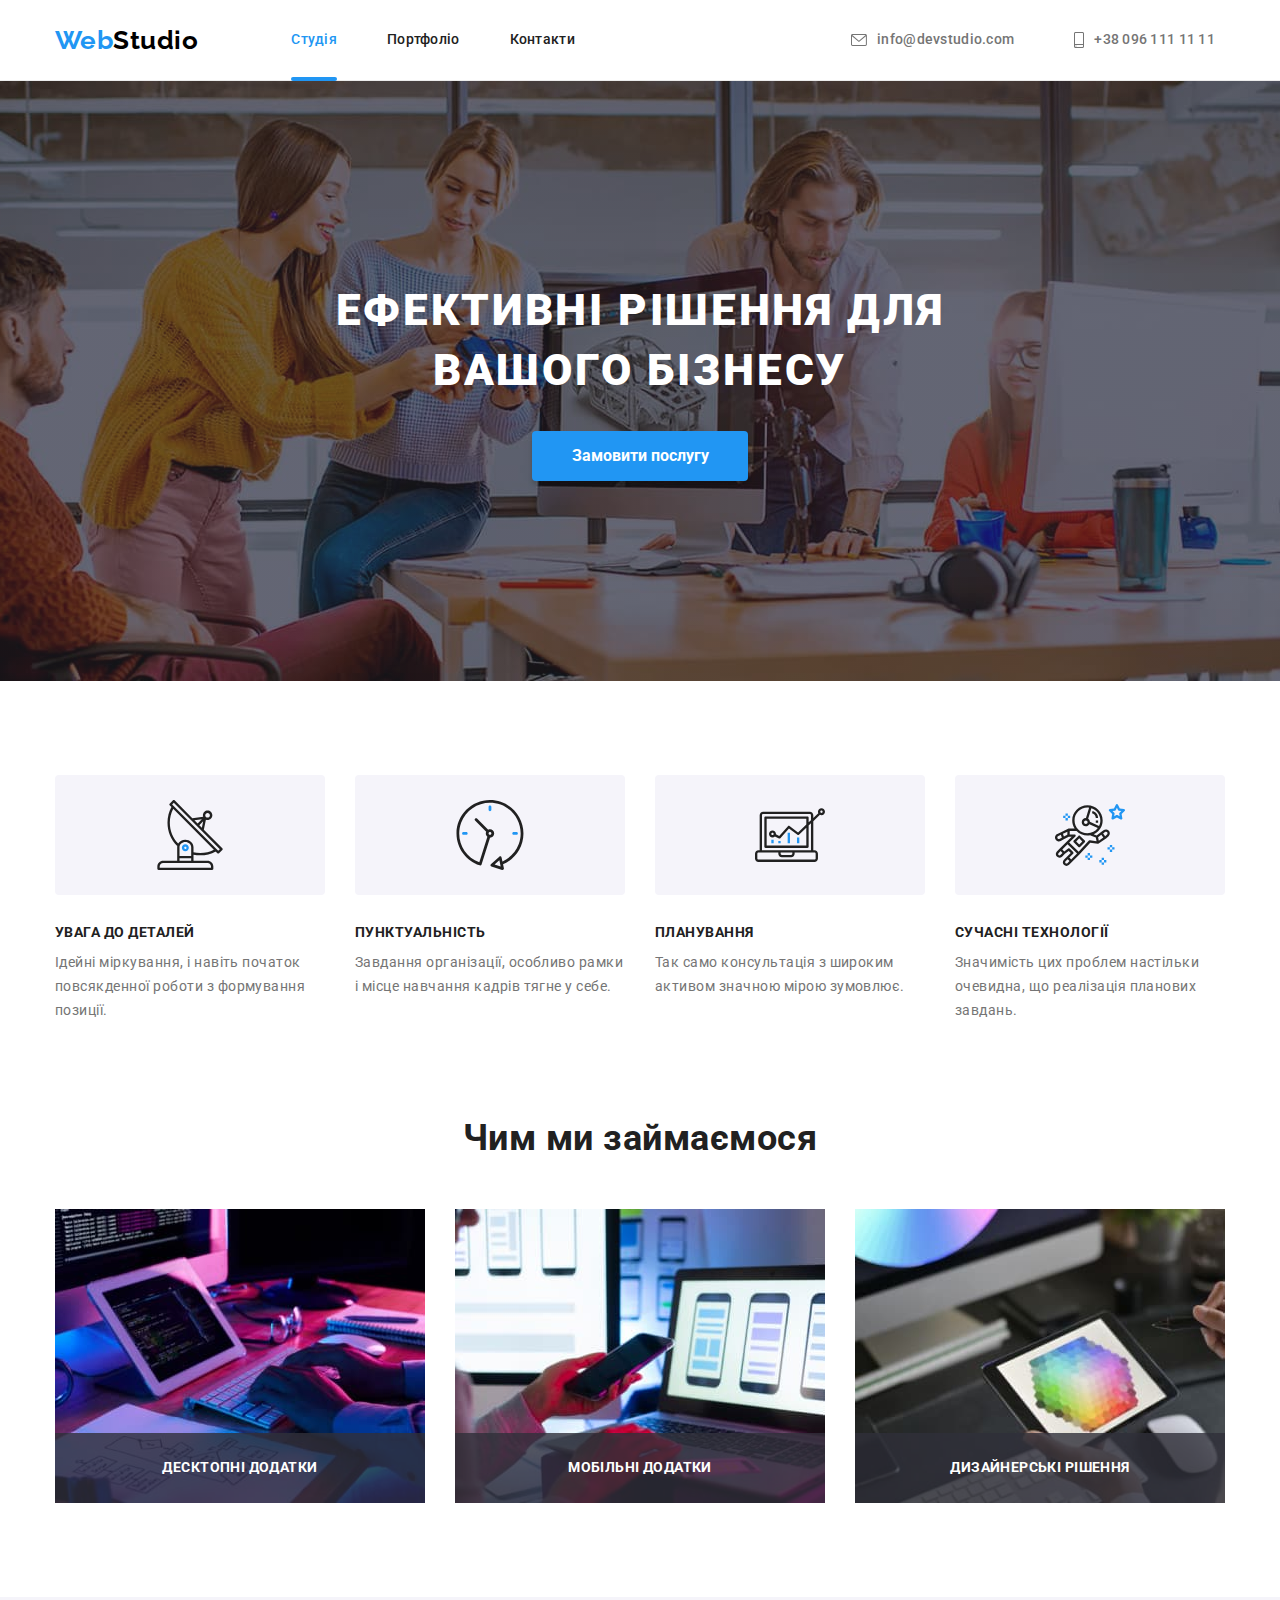
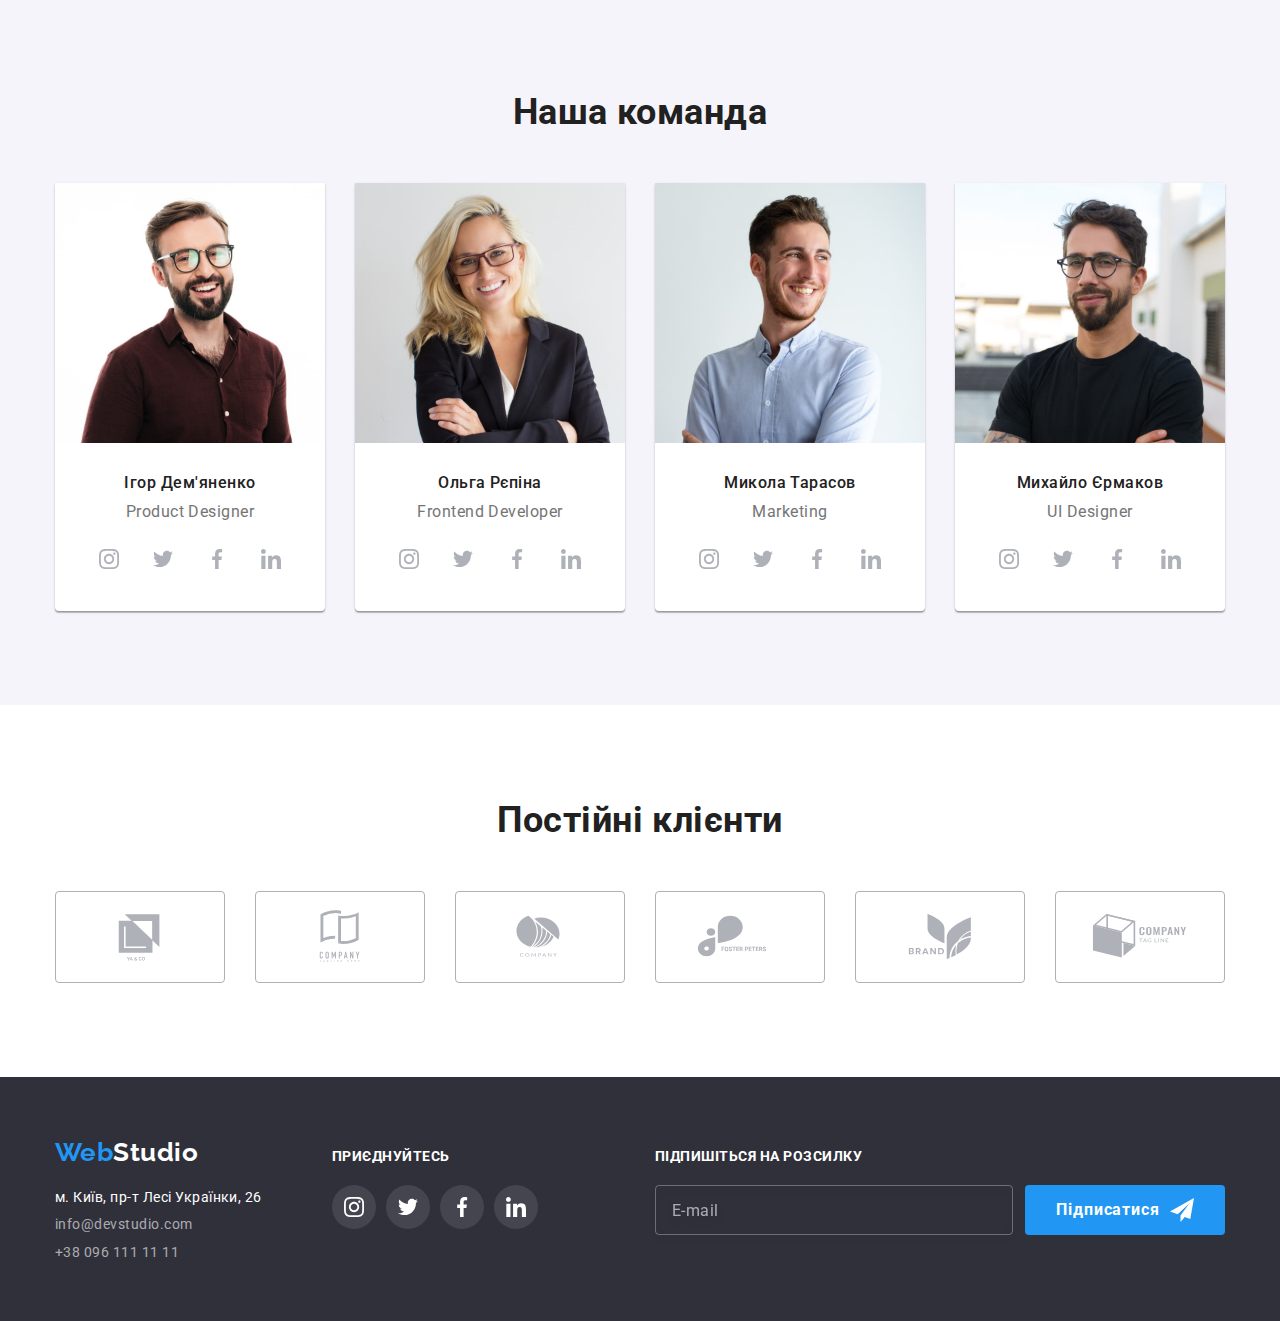
<file: index.html>
<!DOCTYPE html>
<html lang="uk">
<head>
    <meta charset="UTF-8">
    <meta http-equiv="X-UA-Compatible" content="IE=edge">
    <meta name="viewport" content="width=device-width, initial-scale=1.0">
    <title>Document</title>
    <link rel="preconnect" href="https://fonts.googleapis.com">
    <link rel="preconnect" href="https://fonts.gstatic.com">
    <link rel="preconnect" href="https://fonts.gstatic.com" crossorigin>
    <link href="https://fonts.googleapis.com/css2?family=Raleway:wght@700&family=Roboto:wght@400;500;700;900&display=swap"
        rel="stylesheet">
    <link rel="stylesheet" href="https://cdnjs.cloudflare.com/ajax/libs/modern-normalize/1.1.0/modern-normalize.min.css">
    <link rel="stylesheet" href="./css/styles.css">
</head>
<body>
    <!--Шапка сайта-->
    <header class="header">
        <div class="container main-nav">
            <nav class="header-nav">
                <a href="./index.html" class="logo-dark"> <span class="logo-blue">Web</span>Studio</a>
                <ul class="header-site-nav list">
                    <li class="item"><a class="header-link current" href="./index.html">Студія</a></li>
                    <li class="item"><a class="header-link" href="./portfolio.html">Портфоліо</a></li>
                    <li class="item"><a class="header-link" href="#">Контакти</a></li>
                </ul>
            </nav>
            <ul class="header-info-nav list">
                <li class="item">
                    <a class="header-info-link" href="mailto:info@devstudio.com">
                        <svg class="mail-link" width="16" height="12">
                            <use href="./images/icons.svg#envelope"></use>
                        </svg>
                        info@devstudio.com</a>
                </li>
                <li class="item">
                    <a class="header-info-link" href="tel:+380961111111">
                        <svg class="phone-link" width="10" height="16">
                            <use href="./images/icons.svg#smartphone"></use>
                        </svg>
                        +38 096 111 11 11</a>
                </li>
            </ul>
        </div>
    </header>
    <!--Унікальний контент-->
    <main>
        <!--Герой-->
        <section class="hero section">
            <div class="container">
            <h1 class="hero-title">Ефективні рішення для вашого бізнесу</h1>
            <button data-modal-open  type="button" class="button">Замовити послугу</button>
            </div>
        </section>
        <!--Чим ми займаємось-->
        <section class="features section"> 
            <div class="container">
            <h2 class="features-title visually-hidden">Наші особливості</h2>
            <ul class="feature-list list">
                <li class="item">
                    <div class="item-bg">
                        <svg class="feature-icon">
                            <use href="./images/icons.svg#antenna_1" ></use>
                        </svg>
                    </div>
                    <h3 class="title">Увага до деталей</h3> 
                    <p class="text">Ідейні міркування, і навіть початок повсякденної роботи з формування позиції.</p>
                </li>
                <li class="item ">
                    <div class="item-bg">
                        <svg class="feature-icon">
                            <use href="./images/icons.svg#clock_1"></use>
                        </svg>
                    </div>
                    <h3 class="title">Пунктуальність</h3>
                    <p class="text">Завдання організації, особливо рамки і місце навчання кадрів тягне у себе.</p>
                </li>
                <li class="item ">
                    <div class="item-bg">
                        <svg class="feature-icon">
                            <use href="./images/icons.svg#diagram_1"></use>
                        </svg>
                    </div>
                    <h3 class="title">Планування</h3>
                    <p class="text">Так само консультація з широким активом значною мірою зумовлює.</p>
                </li>
                <li class="item ">
                    <div class="item-bg">
                        <svg class="feature-icon">
                            <use href="./images/icons.svg#astronaut_1"></use>
                        </svg>
                    </div>
                    <h3 class="title">Сучасні технології</h3>
                    <p class="text">Значимість цих проблем настільки очевидна, що реалізація планових завдань.</p>
                </li>
            </ul>
            </div>
        </section>
        <section class="work section">
            <div class="container">
            <h2 class="work-title">Чим ми займаємося</h2>
            <ul class="list work-list">
                <li class="item"><img src="./images/img1.jpg" alt="Людина працює за комп'ютером" width="370">
                <div class="work-img-bg-for-text"><p class="work-text">Десктопні додатки</p></div></li>
                <li class="item"><img src="./images/img2.jpg" alt="Людина обирає макет для мобільної версії" width="370">
                <div class="work-img-bg-for-text"><p class="work-text">Мобільні додатки</p></div></li>
                <li class="item"><img src="./images/img3.jpg" alt="Людина обирає колір" width="370">
                <div class="work-img-bg-for-text"><p class="work-text">Дизайнерські рішення</p></div></li>
            </ul>
            </div>
        </section>
        <!--Наша команда-->
        <section class="team section">
            <div class="container">
            <h2 class="team-title">Наша команда</h2>
            <ul class="list team-list">  
                <li class="team-card">
                    <img src="./images/team_card_1.jpg" alt="Ігор Дем'яненко"  width="270">
                    <div class="team-card-bottom-part" >
                        <h3 class="title">Ігор Дем'яненко</h3>
                        <p class="team-position">Product Designer</p>
                        <ul class="team-list-link list">
                            <li>
                                <a href="#" class="team-list-item-link">
                                    <svg class="link-icon">
                                        <use href="./images/icons.svg#instagram-2"></use>
                                    </svg>
                                </a>
                            </li>
                            <li>
                                <a href="#" class="team-list-item-link">
                                    <svg class="link-icon">
                                        <use href="./images/icons.svg#twitter-1"></use>
                                    </svg>
                                </a>
                            </li>
                            <li>
                                <a href="#" class="team-list-item-link">
                                    <svg class="link-icon">
                                        <use href="./images/icons.svg#facebook-1"></use>
                                    </svg>
                                </a>
                            </li>
                            <li>
                                <a href="#" class="team-list-item-link">
                                    <svg class="link-icon">
                                        <use href="./images/icons.svg#linkedin-1"></use>
                                    </svg>
                                </a>
                            </li>
                        </ul>
                    </div>
                </li>
                <li class="team-card">
                    <img src="./images/team_card_2.jpg" alt="Ольга Рєпіна" width="270">
                    <div class="team-card-bottom-part">
                        <h3 class="title">Ольга Рєпіна</h3>
                        <p class="team-position">Frontend Developer</p>
                        <ul class="team-list-link list">
                            <li>
                                <a href="#" class="team-list-item-link">
                                    <svg class="link-icon">
                                        <use href="./images/icons.svg#instagram-2"></use>
                                    </svg>
                                </a>
                            </li>
                            <li>
                                <a href="#" class="team-list-item-link">
                                    <svg class="link-icon">
                                        <use href="./images/icons.svg#twitter-1"></use>
                                    </svg>
                                </a>
                            </li>
                            <li>
                                <a href="#" class="team-list-item-link">
                                    <svg class="link-icon">
                                        <use href="./images/icons.svg#facebook-1"></use>
                                    </svg>
                                </a>
                            </li>
                            <li>
                                <a href="#" class="team-list-item-link">
                                    <svg class="link-icon">
                                        <use href="./images/icons.svg#linkedin-1"></use>
                                    </svg>
                                </a>
                            </li>
                        </ul>
                    </div>
                </li>
                <li class="team-card">
                    <img src="./images/team_card_3.jpg" alt="Микола Тарасов" width="270">
                    <div class="team-card-bottom-part">
                        <h3 class="title">Микола Тарасов</h3>
                        <p class="team-position">Marketing</p>
                        <ul class="team-list-link list">
                            <li>
                                <a href="#" class="team-list-item-link">
                                    <svg class="link-icon">
                                        <use href="./images/icons.svg#instagram-2"></use>
                                    </svg>
                                </a>
                            </li>
                            <li>
                                <a href="#" class="team-list-item-link">
                                    <svg class="link-icon">
                                        <use href="./images/icons.svg#twitter-1"></use>
                                    </svg>
                                </a>
                            </li>
                            <li>
                                <a href="#" class="team-list-item-link">
                                    <svg class="link-icon">
                                        <use href="./images/icons.svg#facebook-1"></use>
                                    </svg>
                                </a>
                            </li>
                            <li>
                                <a href="#" class="team-list-item-link">
                                    <svg class="link-icon">
                                        <use href="./images/icons.svg#linkedin-1"></use>
                                    </svg>
                                </a>
                            </li>
                        </ul>
                    </div>
                </li>
                <li class="team-card">
                    <img src="./images/team_card_4.jpg" alt="Михайло Єрмаков" width="270">
                    <div class="team-card-bottom-part">
                        <h3 class="title">Михайло Єрмаков</h3>
                        <p class="team-position">UI Designer</p>
                        <ul class="team-list-link list">
                            <li>
                                <a href="#" class="team-list-item-link">
                                    <svg class="link-icon">
                                        <use href="./images/icons.svg#instagram-2"></use>
                                    </svg>
                                </a>
                            </li>
                            <li>
                                <a href="#" class="team-list-item-link">
                                    <svg class="link-icon">
                                        <use href="./images/icons.svg#twitter-1"></use>
                                    </svg>
                                </a>
                            </li>
                            <li>
                                <a href="#" class="team-list-item-link">
                                    <svg class="link-icon">
                                        <use href="./images/icons.svg#facebook-1"></use>
                                    </svg>
                                </a>
                            </li>
                            <li>
                                <a href="#" class="team-list-item-link">
                                    <svg class="link-icon">
                                        <use href="./images/icons.svg#linkedin-1"></use>
                                    </svg>
                                </a>
                            </li>
                        </ul>
                    </div>
                </li>
            </ul>
            </div>
        </section> 
        <section class="clients section">
            <div class="container">
                <h2 class="client-title">Постійні клієнти</h2>
                <ul class="client-list-link list">
                    <li class="item">
                        <a href="#" class="client-list-item-link">
                            <svg class="link-icon">
                                <use href="./images/icons.svg#logo1"></use>
                            </svg>
                        </a>
                    </li>
                    <li class="item">
                        <a href="#" class="client-list-item-link">
                            <svg class="link-icon">
                                <use href="./images/icons.svg#logo2"></use>
                            </svg>
                        </a>
                    </li>
                    <li class="item">
                        <a href="#" class="client-list-item-link">
                            <svg class="link-icon">
                                <use href="./images/icons.svg#logo3"></use>
                            </svg>
                        </a>
                    </li>
                    <li class="item">
                        <a href="#" class="client-list-item-link">
                            <svg class="link-icon">
                                <use href="./images/icons.svg#logo4"></use>
                            </svg>
                        </a>
                    </li>
                    <li class="item">
                        <a href="#" class="client-list-item-link">
                            <svg class="link-icon">
                                <use href="./images/icons.svg#logo5"></use>
                            </svg>
                        </a>
                    </li>
                    <li class="item">
                        <a href="#" class="client-list-item-link">
                            <svg class="link-icon">
                                <use href="./images/icons.svg#logo6"></use>
                            </svg>
                        </a>
                    </li>
                </ul>
            </div>
        </section>
    </main>
    <!--Футер-->
    <footer class="footer">
        <div class="container">
            <div class="footer-block">
                <div class="footer-address">
                    <a href="./index.html" class="logo-light"> <span class="logo-blue">Web</span>Studio</a>
                    <address class="address">
                        <ul class="list">
                            <li class="item"><a href="https://goo.gl/maps/CPtrU1FHBa2aNyZL9" target="_blank"
                                    rel="noopener noreferrer nofollow" class="address-link">м. Київ, пр-т Лесі Українки, 26</a></li>
                            <li class="item"><a href="mailto:info@devstudio.com" class="footer-info">info@devstudio.com</a></li>
                            <li class="item"><a href="tel:+380961111111" class="footer-info">+38 096 111 11 11</a></li>
                        </ul>
                    </address>
                </div>
                <div class="footer-link">
                    <p class="footer-link-title">Приєднуйтесь</p>
                    <ul class="footer-list-link list">
                        <li class="item">
                            <a href="#" class="footer-list-item-link">
                                <svg class="link-icon">
                                    <use href="./images/icons.svg#instagram-2f"></use>
                                </svg>
                            </a>
                        </li>
                        <li class="item">
                            <a href="#" class="footer-list-item-link">
                                <svg class="link-icon">
                                    <use href="./images/icons.svg#twitter-1f"></use>
                                </svg>
                            </a>
                        </li>
                        <li class="item">
                            <a href="#" class="footer-list-item-link">
                                <svg class="link-icon">
                                    <use href="./images/icons.svg#facebook-1f"></use>
                                </svg>
                            </a>
                        </li>
                        <li class="item">
                            <a href="#" class="footer-list-item-link">
                                <svg class="link-icon">
                                    <use href="./images/icons.svg#linkedin-1f"></use>
                                </svg>
                            </a>
                        </li>
                    </ul>
                </div>
                <div class="footer-email-input">
                    <p class="footer-link-title">Підпишіться на розсилку</p>
                    <form class="footer-form">
                        <label for="footer-email">
                            <input class="footer-input" type="email"  name="footer-mail" placeholder="E-mail" id="footer-email">
                        </label>
                        <button type="submit" class="button-footer-submit"> Підписатися
                            <svg class="footer-icon-send" width="24" height="24">
                                <use href="./images/icons.svg#icon-send"></use>
                            </svg>
                        </button>
                    </form>
                </div>
            </div>
        </div>
    </footer>
    <div class="backdrop is-hidden" data-modal >
        <div class="modal">
            <button data-modal-close class="button-modal-close">
                <svg class="modal-exit">
                    <use href="./images/icons.svg#modal-exit"></use>
                </svg>
            </button>
            <form class="form"> 
                <p class="form-title">Залиште свої дані, ми вам передзвонимо</p> 
                <div class="form-field">
                    <label class="form-label" >
                        Ім'я
                        <span class="form-icon-position">
                            <input type="text" class="form-input" name="name" />
                            <svg class="form-icon">
                                <use href="./images/icons.svg#form-person"></use>
                            </svg>
                        </span>
                    </label>
                </div>
                <div class="form-field">
                    <label class="form-label">
                        Телефон
                        <span class="form-icon-position">
                            <input type="tel" class="form-input" name="tel">
                            <svg class="form-icon">
                                <use href="./images/icons.svg#form-phone"></use>
                            </svg>
                        </span>
                    </label>
                </div>
                <div class="form-field">
                    <label for="mail" class="form-label">
                        Пошта
                        <span class="form-icon-position">
                            <input type="email" class="form-input" name="mail" id="mail">
                            <svg class="form-icon">
                                <use href="./images/icons.svg#form-email"></use>
                            </svg>
                        </span>
                    </label>
                </div>
                <div class="form-field-feedback">
                    <label for="feedback" class="form-label">Коментар</label>
                    <textarea name="feedback" class="comment" rows="5" id="feedback" placeholder="Введіть текст"></textarea>
                </div>
                <div class="checkbox form-field-checkbox">
                    <label class="label">
                        <input class="checkbox-input" type="checkbox" name="policy" value="">
                        <svg class="icon">
                            <use href="./images/icons.svg#icon-check"></use>
                        </svg>
                        Погоджуюся з розсилкою та приймаю &nbsp;<a class="form-checkbox-policy" href="#">Умови договору</a> 
                    </label>
                </div>
                <button type="submit" class="button-submit">Відправити</button>
            </form>
        </div>
    </div>
    <script src="./js/modal.js"></script>
</body>
</html>
</file>
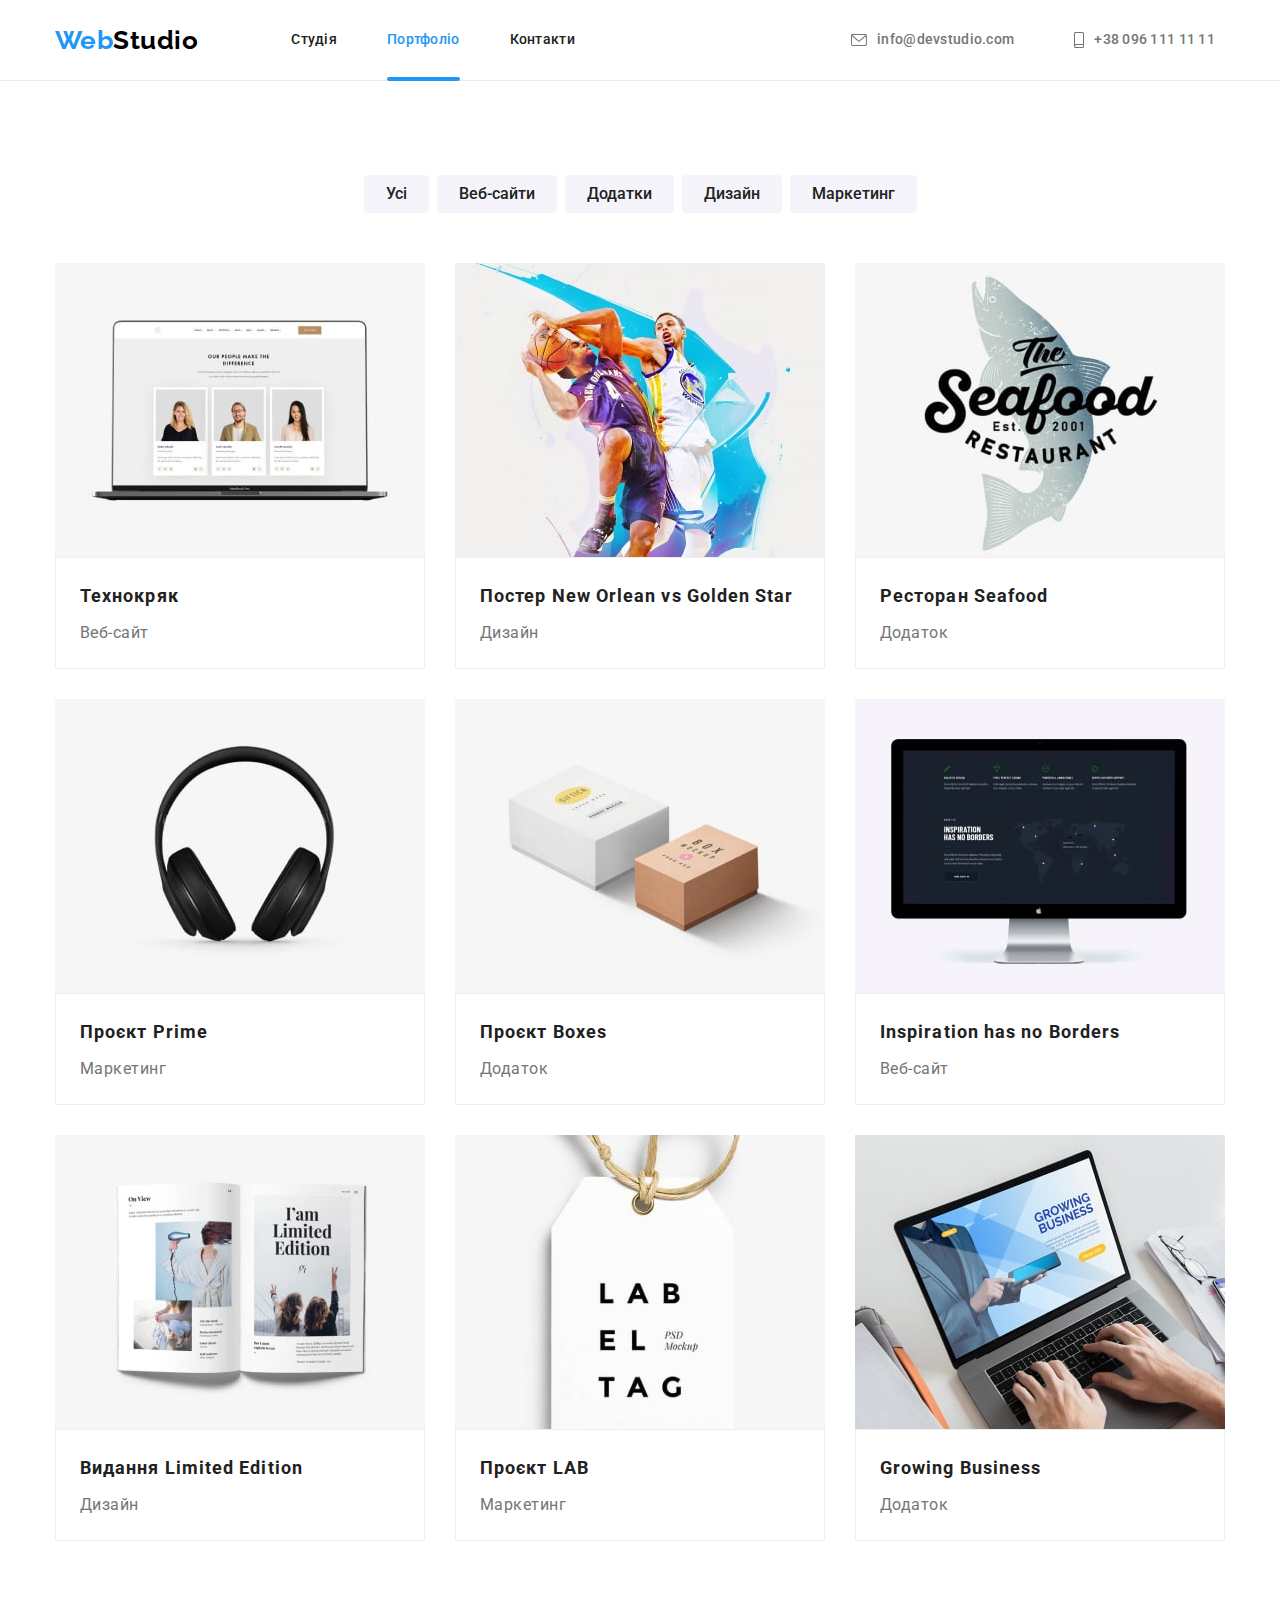
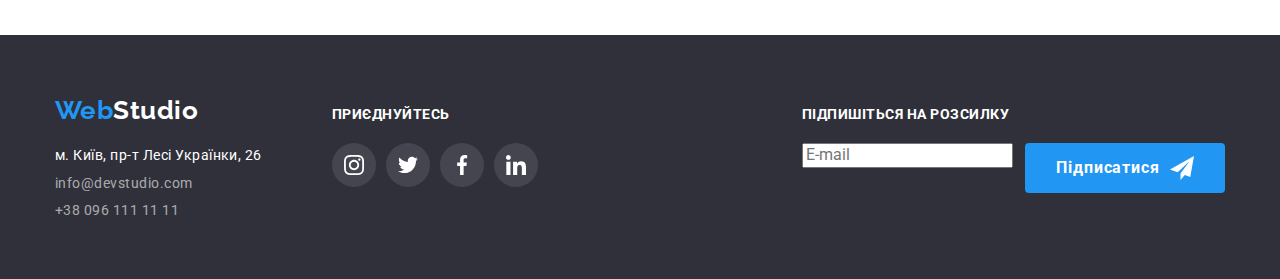
<file: portfolio.html>
<!DOCTYPE html>
<html lang="uk">
<head>
    <meta charset="UTF-8">
    <meta http-equiv="X-UA-Compatible" content="IE=edge">
    <meta name="viewport" content="width=device-width, initial-scale=1.0">
    <title>Portfolio</title>
    <link rel="preconnect" href="https://fonts.googleapis.com">
    <link rel="preconnect" href="https://fonts.gstatic.com" crossorigin>
    <link href="https://fonts.googleapis.com/css2?family=Raleway:wght@700&family=Roboto:wght@400;500;700;900&display=swap"
        rel="stylesheet">
    <link rel="stylesheet" href="https://cdnjs.cloudflare.com/ajax/libs/modern-normalize/1.1.0/modern-normalize.min.css">
    <link rel="stylesheet" href="./css/styles.css"> 
</head>
<body>
    <!--Шапка сайта-->
    <header class="header">
        <div class="container main-nav">
            <nav class="header-nav">
                <a href="./index.html" class="logo-dark"> <span class="logo-blue">Web</span>Studio</a>
                <ul class="header-site-nav list">
                    <li class="item"><a class="header-link" href="./index.html">Студія</a></li>
                    <li class="item"><a class="header-link current" href="./portfolio.html">Портфоліо</a></li>
                    <li class="item"><a class="header-link" href="#">Контакти</a></li>
                </ul>
            </nav>
            <ul class="header-info-nav list">
                <li class="item">
                    <a class="header-info-link" href="mailto:info@devstudio.com">
                        <svg class="mail-link" width="16" height="12">
                            <use href="./images/icons.svg#envelope"></use>
                        </svg>
                        info@devstudio.com</a></li>
                <li class="item">
                    <a class="header-info-link" href="tel:+380961111111">
                        <svg class="phone-link" width="10" height="16">
                            <use href="./images/icons.svg#smartphone"></use>
                        </svg>
                        +38 096 111 11 11</a></li>
            </ul>
        </div>
    </header>
    <!--Основний контент-->
    <main>
        <section class="section">
            <div class="container">
            <h1 class="visually-hidden">Портфоліо</h1>
            <ul class="list filter-list">
                <li class="item"><button type="button" class="button-filter">Усі</button> </li>
                <li class="item"><button type="button" class="button-filter">Веб-сайти</button> </li>
                <li class="item"><button type="button" class="button-filter">Додатки</button> </li>
                <li class="item"><button type="button" class="button-filter">Дизайн</button></li>
                <li class="item"><button type="button" class="button-filter">Маркетинг</button> </li>
            </ul>
            <ul class="portfolio-list list">
                <li class="item"><a href="#" class="portfolio-list-link">
                    <div class="portfolio-list-img-wrapper">
                        <img src="./images/portfolio-card1.jpg" alt="Відкритий сайт на ноутбуці" width="370">
                        <p class="portfolio-overlay">
                            Ресурс пропонує комплексні пропозиції з різним рівнем функціоналу та сервісів. Все це дозволить відвідувачу отримати
                            вичерпні відомості про компанію чи приватну особу.
                        </p>
                    </div>
                    <div class="portfolio-card-border">
                    <h2 class="title">Технокряк</h2>
                    <p>Веб-сайт</p>
                    </div>
                    </a>
                </li>
                <li class="item"><a href="#" class="portfolio-list-link">
                    <div class="portfolio-list-img-wrapper">
                        <img src="./images/portfolio-card2.jpg" alt="Два баскетболісти з м'ячем" width="370">
                        <p class="portfolio-overlay">
                            Ресурс пропонує комплексні пропозиції з різним рівнем функціоналу та сервісів. Все це дозволить відвідувачу отримати
                            вичерпні відомості про компанію чи приватну особу.
                        </p>
                    </div>
                    <div class="portfolio-card-border">
                    <h2 class="title">Постер New Orlean vs Golden Star</h2>
                    <p>Дизайн</p>
                    </div>
                    </a>
                </li>
                <li class="item"><a href="#" class="portfolio-list-link">
                    <div class="portfolio-list-img-wrapper">
                        <img src="./images/portfolio-card3.jpg" alt="Логотип ресторану" width="370">
                        <p class="portfolio-overlay">
                            Ресурс пропонує комплексні пропозиції з різним рівнем функціоналу та сервісів. Все це дозволить відвідувачу отримати
                            вичерпні відомості про компанію чи приватну особу.
                        </p>
                    </div>
                    <div class="portfolio-card-border">
                    <h2 class="title">Ресторан Seafood</h2>
                    <p>Додаток</p>
                    </div>
                    </a>
                </li>
                <li class="item"><a href="#" class="portfolio-list-link">
                    <div class="portfolio-list-img-wrapper">
                        <img src="./images/portfolio-card4.jpg" alt="Безпровідні навушники" width="370">
                        <p class="portfolio-overlay">
                            Ресурс пропонує комплексні пропозиції з різним рівнем функціоналу та сервісів. Все це дозволить відвідувачу отримати
                            вичерпні відомості про компанію чи приватну особу.
                        </p>
                    </div>
                    <div class="portfolio-card-border">
                    <h2 class="title">Проєкт Prime</h2>
                    <p>Маркетинг</p>
                    </div>
                    </a>
                </li>
                <li class="item"><a href="#" class="portfolio-list-link">
                    <div class="portfolio-list-img-wrapper">
                        <img src="./images/portfolio-card5.jpg" alt="Дві коробки" width="370">
                        <p class="portfolio-overlay">
                            Ресурс пропонує комплексні пропозиції з різним рівнем функціоналу та сервісів. Все це дозволить відвідувачу отримати
                            вичерпні відомості про компанію чи приватну особу.
                        </p>
                    </div>
                    <div class="portfolio-card-border">
                    <h2 class="title">Проєкт Boxes</h2>
                    <p>Додаток</p>
                    </div>
                    </a>
                </li>
                <li class="item"><a href="#" class="portfolio-list-link">
                    <div class="portfolio-list-img-wrapper">
                        <img src="./images/portfolio-card6.jpg" alt="Монітор комп'ютера" width="370">
                        <p class="portfolio-overlay">
                            Ресурс пропонує комплексні пропозиції з різним рівнем функціоналу та сервісів. Все це дозволить відвідувачу отримати
                            вичерпні відомості про компанію чи приватну особу.
                        </p>
                    </div>
                    <div class="portfolio-card-border">
                    <h2 class="title">Inspiration has no Borders</h2>
                    <p>Веб-сайт</p>
                    </div>
                    </a>
                </li>
                <li class="item"><a href="#" class="portfolio-list-link">
                    <div class="portfolio-list-img-wrapper">
                        <img src="./images/portfolio-card7.jpg" alt="Відкрита книга" width="370">
                        <p class="portfolio-overlay">
                            Ресурс пропонує комплексні пропозиції з різним рівнем функціоналу та сервісів. Все це дозволить відвідувачу отримати
                            вичерпні відомості про компанію чи приватну особу.
                        </p>
                    </div>
                    <div class="portfolio-card-border">
                    <h2 class="title">Видання Limited Edition</h2>
                    <p>Дизайн</p>
                    </div>
                    </a>
                </li>
                <li class="item"><a href="#" class="portfolio-list-link">
                    <div class="portfolio-list-img-wrapper">
                        <img src="./images/portfolio-card8.jpg" alt="Бірка проекту" width="370">
                        <p class="portfolio-overlay">
                            Ресурс пропонує комплексні пропозиції з різним рівнем функціоналу та сервісів. Все це дозволить відвідувачу отримати
                            вичерпні відомості про компанію чи приватну особу.
                        </p>
                    </div>
                    <div class="portfolio-card-border">
                    <h2 class="title">Проєкт LAB</h2>
                    <p>Маркетинг</p>
                    </div>
                    </a>
                </li>
                <li class="item"><a href="#" class="portfolio-list-link">
                    <div class="portfolio-list-img-wrapper">
                        <img src="./images/portfolio-card9.jpg" alt="Людина працює за ноутбуком" width="370">
                        <p class="portfolio-overlay">
                            Ресурс пропонує комплексні пропозиції з різним рівнем функціоналу та сервісів. Все це дозволить відвідувачу отримати
                            вичерпні відомості про компанію чи приватну особу.
                        </p>
                    </div>
                    <div class="portfolio-card-border">
                    <h2 class="title">Growing Business</h2>
                    <p>Додаток</p>
                    </div>
                    </a>
                </li>
            </ul>
            </div>
        </section>
    </main>
    <!--Футер-->
    <footer class="footer">
        <div class="container">
            <div class="footer-block">
                <div class="footer-address">
                    <a href="./index.html" class="logo-light"> <span class="logo-blue">Web</span>Studio</a>
                    <address class="address">
                        <ul class="list">
                            <li class="item"><a href="https://goo.gl/maps/CPtrU1FHBa2aNyZL9" target="_blank"
                                    rel="noopener noreferrer nofollow" class="address-link">м. Київ, пр-т Лесі Українки,
                                    26</a></li>
                            <li class="item"><a href="mailto:info@devstudio.com" class="footer-info">info@devstudio.com</a>
                            </li>
                            <li class="item"><a href="tel:+380961111111" class="footer-info">+38 096 111 11 11</a></li>
                        </ul>
                    </address>
                </div>
                <div class="footer-link">
                    <p class="footer-link-title">Приєднуйтесь</p>
                    <ul class="footer-list-link list">
                        <li class="item">
                            <a href="#" class="footer-list-item-link">
                                <svg class="link-icon">
                                    <use href="./images/icons.svg#instagram-2f"></use>
                                </svg>
                            </a>
                        </li>
                        <li class="item">
                            <a href="#" class="footer-list-item-link">
                                <svg class="link-icon">
                                    <use href="./images/icons.svg#twitter-1f"></use>
                                </svg>
                            </a>
                        </li>
                        <li class="item">
                            <a href="#" class="footer-list-item-link">
                                <svg class="link-icon">
                                    <use href="./images/icons.svg#facebook-1f"></use>
                                </svg>
                            </a>
                        </li>
                        <li class="item">
                            <a href="#" class="footer-list-item-link">
                                <svg class="link-icon">
                                    <use href="./images/icons.svg#linkedin-1f"></use>
                                </svg>
                            </a>
                        </li>
                    </ul>
                </div>
                <div class="footer-email-input">
                    <p class="footer-link-title">Підпишіться на розсилку</p>
                    <form class="footer-form">
                        <label for="footer-email">
                            <input type="email" name="footer-mail" placeholder="E-mail" id="footer-email">
                        </label>
                        <button type="submit" class="button-footer-submit"> Підписатися
                            <svg class="footer-icon-send" width="24" height="24">
                                <use href="./images/icons.svg#icon-send"></use>
                            </svg>
                        </button>
                    </form>
                </div>
            </div>
        </div>
    </footer>
</body>
</html>
</file>
<file: css/styles.css>
:root {
    --title-text-color: #212121;
    --body-color: #757575;
    --logo-first-part: #2196F3;
    --logo-second-part-top: #000000;
    --logo-second-part-down: #FFFFFF;
    --header-link-color: #212121;
    --link-color-focus: #2196F3;
    --header-info-link-color: #757575;
    --header-border: #ECECEC;
    --link-fill: #FFFFFF;
    --link-fill-second: #AFB1B8;
    --link-color: #2196F3;
    --footer-bg-color: #2F303A;
    --footer-info-color: rgba(255, 255, 255, 0.6) ;
    --footer-address-link: #FFFFFF;
    --bg-color: #FFFFFF;
    --hero-title-color: #FFFFFF;
    --hero-bg-color: #2F303A;
    --team-bg-color: #F5F4FA;
    --team-card-bg-color: #FFFFFF;
    --button-color: #FFFFFF;
    --button-bg-color: #2196F3;
    --buton-bg-color-focus: #188CE8;
    --button-filter-color: #212121;
    --button-filter-bg-color: #F5F4FA;
    --button-filter-focus: #FFFFFF;
    --portfolio-card-border: #EEEEEE;
    --transition-dur-and-func: 250ms cubic-bezier(0.4, 0, 0.2, 1);
}
* {
    box-sizing: border-box;
}
body {
    background-color: var(--bg-color);
    color: var(--body-color);
    font-family: 'Roboto', sans-serif;
    letter-spacing: 0.03em;
}
h2, h3, p{
    margin-top: 0;
    margin-bottom: 0;
}
img {
    display: block;
    max-width: 100%;
    height: auto;
}
input {
    outline: none;
}
.container {
    padding-left: 15px;
    padding-right: 15px;
    margin-left: auto;
    margin-right: auto;
    width: 1200px;
    /* outline: 2px solid tomato; */
}
.section {
    padding-top: 94px;
    padding-bottom: 94px;
}
.header {
    background-color: var(--bg-color); 
    align-items: center;
    border-bottom: 1px solid var(--header-border);
}
.hero {
    background-color: var(--hero-bg-color);
    text-align: center;
    padding-top: 200px;
    padding-bottom: 200px;
    background-image: linear-gradient(rgba(47, 48, 58, 0.4), rgba(47, 48, 58, 0.4)),url(../images/hero_image.jpg);
    max-width: 1600px;
    height: 600px;
    margin-left: auto;
    margin-right: auto;
    background-size: cover;
    background-position: center;
    background-repeat: no-repeat;
}
.list {
    margin: 0;
    padding: 0;
    list-style-type: none;
}   
.logo-blue {
    color: var(--logo-first-part);
}
.logo-dark{
    color: var(--logo-second-part-top);
    text-decoration: none;
    font-family: 'Raleway', sans-serif;
    font-weight: 700;
    font-size: 26px;
    line-height: 1.19;
}
.logo-light {
    color: var(--logo-second-part-down);
    text-decoration: none;
    font-family: 'Raleway',sans-serif;
    font-weight: 700;
    font-size: 26px;
    line-height: 1.19;
}
.main-nav {
    display: flex;
    align-items: center;
}
.header-nav {
    display: flex;
    align-items: center;
}
.header-site-nav {
    display: flex;
    margin-left: 93px;
}
.header-site-nav .item:not(:last-child){
    margin-right: 50px;
}

.header-site-nav .header-link {
    color: var(--header-link-color); 
}
.header-site-nav .header-link:hover,
.header-site-nav .header-link:focus {
    color: var(--link-color-focus);
}
.header-link,
.header-info-link{
    position: relative;
    font-weight: 500;
    font-size: 14px;
    line-height: 1.14;
    letter-spacing: 0.02em;
    text-decoration: none;
    padding: 32px 0;
    display: inline-block;  
    transition: color var(--transition-dur-and-func);
}
.header-info-nav {
    display: flex;
    margin-left: auto;
}
.header-info-nav .item:not(:first-child) {
    margin-left: 50px;
}
.header-info-nav .header-info-link{
    color: var(--header-info-link-color);
    fill: currentColor;
}
.header-info-nav .header-info-link:hover,
.header-info-nav .header-info-link:focus {
    color: var(--link-color-focus);
}
.header-site-nav .header-link.current {
    color: var(--link-color-focus);
    opacity: 1;
}
.current::after {
    content: '';
    position: absolute;
    left: 0;
    bottom: -1px;

    width: 100%;
    height: 4px;
    display: block;
    background-color: var(--link-color);
    border-radius: 2px;
}
.header-info-nav .item{
    display: flex;
    margin-right: 10px;
}

/* header decoration */

.header-info-link {
    display: flex;
    align-items: center;
}
.mail-link, 
.phone-link {
    margin-right: 10px;
}
.hero-title {
    color: var(--hero-title-color);
    text-transform: uppercase;
    font-weight: 900;
    font-size: 44px;
    line-height: 1.36;
    letter-spacing: 0.06em;
    margin-top: 0;
    margin-bottom: 30px;
    margin-left: auto;
    margin-right: auto;
    text-align: center;
    width: 696px;
}
.button {
    color: var(--button-color);
    background-color: var(--button-bg-color);
    font-family: inherit;
    font-weight: 700;
    font-size: 16px;
    line-height: 1.88;
    cursor: pointer;
    border: none;
    box-shadow: 0px 4px 4px rgba(0, 0, 0, 0.15);
    border-radius: 4px;
    padding: 10px 32px;
    width: 216px;
    transition: background-color var(--transition-dur-and-func);
}
.button:hover,
.button:focus {
    background-color: var(--buton-bg-color-focus);
    box-shadow: 0px 4px 4px rgba(0, 0, 0, 0.15);
    border-radius: 4px;
}

/* Main */

.features {
    padding-bottom: 0;
}
.feature-list {
    display: flex;
}
.feature-list .item {
    width: 270px;
}
.item-bg {
    padding: 0;
    width: 100%;
    height: 120px;
    display: flex;
    align-items: center;
    justify-content: center;
    background-color: var(--team-bg-color);
    border-radius: 4px;
    margin-bottom: 30px; 
}
.feature-icon {
    width: 70px;
    height: 70px;
    display: block;
}
.feature-list .item:not(:last-child) {
    margin-right: 30px;
}
.feature-list .title {
    text-transform: uppercase;
    font-weight: 700;
    font-size: 14px;
    line-height: 1.14; 
    margin-bottom: 10px;   
}
.feature-list .text {
    font-weight: 400;
    font-size: 14px;
    line-height: 1.71;
}
.team {
    background-color: var(--team-bg-color);
}
.work-list {
    display: flex;
}
.work-list>.item {
    position: relative;
    width: 370px;
}
.work-list>.item:not(:last-child){
    margin-right: 30px;
}
.work-title {
    text-align: center;
    font-weight: 700;
    font-size: 36px;
    line-height: 1.17;
}
.work-img-bg-for-text {
    position: absolute;
    width: 370px;
    height: 70px;
    bottom: 0px;
    background: rgba(47, 48, 58, 0.8);
    display: flex;
    justify-content: center;
    align-items: center;
}
.work-text{
    font-weight: 700;
    font-size: 14px;
    line-height: 1.14;
    letter-spacing: 0.03em;
    text-transform: uppercase;
    color: var(--hero-title-color);
}
.team-list{
    display: flex;
}
.team-list>.team-card:not(:last-child) {
    margin-right: 30px;
}
.team-title {
    font-weight: 700;
    font-size: 36px;
    line-height: 1.17;
    text-align: center;
}
.team-list-link{
    display: flex;
    justify-content: space-between;
    margin: 0 auto;
}
.team-list-item-link {
    display: flex;
    align-items: center;
    justify-content: center;
    height: 44px;
    width: 44px;
    border-radius: 50%;
    fill: var(--link-fill-second);
    transition: fill var(--transition-dur-and-func), background-color var(--transition-dur-and-func);
}
.team-list-item-link:not(:last-child) {
    margin-right: 10px;
}
.link-icon {
    width: 20px;
    height: 20px;
}
.team-list-item-link:hover,
.team-list-item-link:focus{
    background-color: var(--link-color);
    fill: var(--link-fill);
}
.features-title, 
.work-title, 
.team-title,
.client-title {
    color: var(--title-text-color);
    margin-bottom: 50px;
}
.client-title {
    text-align: center;
    font-weight: 700;
    font-size: 36px;
    line-height: 1.17;
}
.client-list-item {
    display: flex;
}
.client-list-link {
    display: flex;
    justify-content: space-between;
    margin: 0 auto;
}
.client-list-item-link {
    display: flex;
    align-items: center;
    justify-content: center;
    height: 92px;
    width: 170px;
    border: 1px solid var(--link-fill-second);
    border-radius: 4px;
    fill: var(--link-fill-second);
    transition: fill var(--transition-dur-and-func), border-color var(--transition-dur-and-func);
}
.client-list-item-link:not(:last-child) {
    margin-right: 30px;
}
.client-list-item-link .link-icon {
    width: 106px;
    height: 60px;
}
.client-list-item-link:hover,
.client-list-item-link:focus {
    border-color: var(--link-color-focus);
    fill: var(--link-color-focus);
}
.visually-hidden {
    position: absolute;
    white-space: nowrap;
    width: 1px;
    height: 1px;
    overflow: hidden;
    border: 0;
    padding: 0;
    clip: rect(0 0 0 0);
    clip-path: inset(50%);
    margin: -1px;
}
.team-card {
    background-color: var(--team-card-bg-color);
    display: block;
    width: 270px;
    box-shadow: 0px 1px 3px rgba(0, 0, 0, 0.12), 0px 1px 1px rgba(0, 0, 0, 0.14), 0px 2px 1px rgba(0, 0, 0, 0.2);
    border-radius: 0px 0px 4px 4px;
}
.team-card .title {
    text-align: center;
    font-weight: 500;
    font-size: 16px;
    line-height: 1.19;
}
.team-position {
    text-align: center;
    font-size: 16px;
    line-height: 1.19;
    margin-top: 10px;
    margin-bottom: 16px;
}
.team-card-bottom-part {
    padding: 30px 32px;
}
.title {
    color: var(--title-text-color);
}

/* Footer */

.footer {
    background-color: var(--footer-bg-color);
    padding-top: 60px;
    padding-bottom: 60px;
}
.address {
    font-style: normal;
    margin-top: 20px;
}
.address .item:not(:last-child) {
    margin-bottom: 9px;
}
.address-link {
    color: var(--footer-address-link) ;
    text-decoration: none;
    font-weight: 400;
    font-size: 14px;
    line-height: 1.17;
}
.footer-info {
    color: var(--footer-info-color);
    text-decoration: none;
    font-weight: 400;
    font-size: 14px;
    line-height: 1.17;
    display: inline-block;
    transition: color var(--transition-dur-and-func);
}
.footer-info:hover,
.footer-info:focus {
    color: var(--link-color-focus);
}
.footer{
    display: flex;
    align-items: baseline;
}
.footer-block {
    display: flex;
    align-items: baseline;
}
.footer-link {
    display: inline-block;
    align-items: baseline;
    margin-left: 70px;
}
.footer-link-title {
    color: var(--link-fill);
    text-transform: uppercase;
    font-weight: 700;
    font-size: 14px;
    line-height: 1.14;
    margin-bottom: 20px;
}
.footer-list-link {
    display: flex;
    justify-content: space-between;
    margin: 0 auto;
}
.footer-list-item-link {
    display: flex;
    align-items: center;
    justify-content: center;
    height: 44px;
    width: 44px;
    border-radius: 50%;
    background-color: rgba(255, 255, 255, 0.1);
    fill: var(--link-fill);
    transition: background-color var(--transition-dur-and-func);
}
.footer-list-link .item:not(:last-child) {
    margin-right: 10px;
}
.footer-list-item-link .link-icon {
    width: 20px;
    height: 20px;
}
.footer-list-item-link:hover,
.footer-list-item-link:focus {
    background-color: var(--link-color-focus);
    fill: var(--link-fill);
}
.footer-email-input {
    margin-left: auto;
}
.footer-form {
    display: flex;
}
.footer-input {
    font-weight: 400;
    font-size: 16px;
    line-height: 1.25;
    width: 358px;
    height: 50px;
    padding: 15px 0px 15px 16px;
    border: 1px solid rgba(255, 255, 255, 0.3);
    filter: drop-shadow(0px 4px 4px rgba(0, 0, 0, 0.15));
    border-radius: 4px;
    background-color: transparent;
    color: var(--bg-color);
    display: flex;
}
.footer-input::placeholder {
    font-weight: 400;
    font-size: 16px;
    line-height: 1.25;
    letter-spacing: 0.03em;
    color: rgba(255, 255, 255, 0.6);
}
.button-footer-submit {
    font-weight: 700;
    font-size: 16px;
    line-height: 1.88;
    letter-spacing: 0.06em;
    border: none;
    padding: 10px 28px;
    width: 200px;
    border-radius: 4px;
    margin-left: 12px;
    cursor: pointer;
    display: flex;
    align-items: center;
    justify-content: center;
    color: var(--button-color);
    background-color: var(--button-bg-color);
    font-family: inherit;
    transition: background-color var(--transition-dur-and-func), box-shadow var(--transition-dur-and-func);
}
.button-footer-submit:hover,
.button-footer-submit:focus {
    background-color: var(--buton-bg-color-focus);
    box-shadow: 0px 4px 4px rgba(0, 0, 0, 0.15);
}
.footer-icon-send {
    fill: var(--button-color);
    margin-left: 10px;
}

/* Portfolio */

.filter-list {
    display: flex;
    justify-content:center;
}
.filter-list .item:not(:last-child) {
    margin-right: 8px;
}
.button-filter {
    color: var(--button-filter-color) ;
    background-color: var(--button-filter-bg-color);
    font-family: inherit;
    font-weight: 500;
    font-size: 16px;
    line-height: 1.63;
    cursor: pointer;
    border-radius: 4px;
    border: none;
    padding: 6px 22px;
    transition: color var(--transition-dur-and-func), background-color var(--transition-dur-and-func), box-shadow var(--transition-dur-and-func);
}
.button-filter:hover,
.button-filter:focus {
    color: var(--button-filter-focus);
    background-color: var(--link-color-focus);
    box-shadow: 0px 3px 1px rgba(0, 0, 0, 0.1), 0px 1px 2px rgba(0, 0, 0, 0.08), 0px 2px 2px rgba(0, 0, 0, 0.12);
}
.portfolio-list {
    margin-top: 50px;
    display: flex;
    flex-wrap: wrap;
    margin-right: -30px;
    margin-bottom: -30px;
}
.portfolio-list .item {
    width: 370px;
    margin-right: 30px;
    margin-bottom: 30px; 
}
.portfolio-list-link:hover,
.portfolio-list-link:focus {
    box-shadow: 0px 1px 1px rgba(0, 0, 0, 0.12),
    0px 4px 4px rgba(0, 0, 0, 0.06),
    1px 4px 6px rgba(0, 0, 0, 0.16);
}
.portfolio-list-link {
    text-decoration: none;
    display: inline-block;
    transition: box-shadow var(--transition-dur-and-func);
}
.portfolio-list .title{
    font-weight: 700;
    font-size: 18px;
    line-height: 2;
    letter-spacing: 0.06em;
}
.portfolio-card-border p {
   color:var(--body-color);
    font-weight: 400;
    font-size: 16px;
    line-height: 1.88;
    margin-top: 4px;
}
.portfolio-list-img-wrapper {
    position: relative;
    overflow: hidden;
}
.portfolio-overlay {
    position: absolute ;
    top: 0;
    left: 0;
    height: 100%;
    width: 100%;
    color: var(--hero-title-color);
    background-color: rgba(33, 150, 243, 0.9);
    font-weight: 400;
    font-size: 18px;
    line-height: 1.55;
    letter-spacing: 0.03em;
    padding: 63px 24px;
    overflow: auto;
    transform: translateY(100%);
    transition: transform var(--transition-dur-and-func);
}
.portfolio-list-link:hover .portfolio-overlay,
.portfolio-list-link:focus .portfolio-overlay {
    transform: translateY(0%);
}
.portfolio-card-border {
    width: 370px;
    padding: 20px 24px;
    border: 1px solid var(--portfolio-card-border);
}

/* Modal window */

.backdrop {
    position: fixed;
    top: 0;
    left: 0;
    width: 100%;
    height: 100%;
    background-color: rgba(0, 0, 0, 0.2);
    z-index: 100;
    opacity: 1;
    transition: opacity var(--transition-dur-and-func), visibility var(--transition-dur-and-func);
}
.backdrop.is-hidden {
    visibility: hidden;
    opacity: 0;
    pointer-events: none;
}
.modal {
    position: absolute;
    top: 50%;
    left: 50%;
    transform: translate(-50%, -50%);
    min-width: 528px;
    min-height: 581px;
    padding: 40px;

    background-color: var(--bg-color);
    box-shadow: 0px 1px 3px rgba(0, 0, 0, 0.12), 0px 1px 1px rgba(0, 0, 0, 0.14), 0px 2px 1px rgba(0, 0, 0, 0.2);
    border-radius: 4px;
}
.button-modal-close {
    position: absolute;
    top: 8px;
    right: 8px;
    background-color: transparent;
    width: 30px;
    height: 30px;
    border: 1px solid rgba(0, 0, 0, 0.1);
    cursor: pointer;
    padding: 0;
    border-radius: 50%;
    display: flex;
    justify-content: center;
    align-items: center;
    fill: var(--logo-second-part-top);
    transition: fill var(--transition-dur-and-func);
}
.button-modal-close:focus,
.button-modal-close:hover{
    fill: var(--button-bg-color);
}
.modal-exit {
    width: 18px;
    height: 18px;
    
}
.form {
    width: 448px;
}
.form-title {
    font-weight: 700;
    font-size: 20px;
    line-height: 1.15;
    letter-spacing: 0.03em;
    color: var(--title-text-color);
    display: flex;
    justify-content: center;
    margin-bottom: 12px;
}
.form-field {
    display: flex;
    flex-direction: column;
    margin-bottom: 10px;
}
.form-field-feedback {
    display: flex;
    flex-direction: column;
}
.form-field-checkbox {
    display: flex;
    flex-direction: column;
}
.form-label {
    font-weight: 400;
    font-size: 12px;
    line-height: 1.17;
    letter-spacing: 0.01em;
    color: var(--body-color);
}
.form-input {
    margin-top: 4px;
    height: 40px;
    width: 100%;
    padding: 12px 42px;
    border: 1px solid rgba(33, 33, 33, 0.2);
    border-radius: 4px;
    transition: border-color var(--transition-dur-and-func);
    
}
.form-input:focus,
.comment:focus{
    border-color: var(--button-bg-color);
}
.comment {
    margin-top: 4px;
    height: 120px;
    width: 100%;
    resize: none;
    font-weight: 400;
    font-size: 12px;
    line-height: 1.17;
    letter-spacing: 0.01em;
    padding: 12px 16px;
    border: 1px solid rgba(33, 33, 33, 0.2);
    border-radius: 4px; 
    outline: none;
    transition: border-color var(--transition-dur-and-func);
}
.comment::placeholder {
    color: rgba(117, 117, 117, 0.5);
}
.button-submit {
    font-weight: 700;
    font-size: 16px;
    line-height: 1.88;
    letter-spacing: 0.06em;
    border: none;
    padding: 10px 32px;
    width: 200px;
    box-shadow: 0px 4px 4px rgba(0, 0, 0, 0.15);
    border-radius: 4px;
    margin: 0 auto;
    display: block;
    cursor: pointer;
    color: var(--button-color);
    background-color: var(--button-bg-color);
    font-family: inherit;
    transition: background-color var(--transition-dur-and-func);
}
.button-submit:hover,
.button-submit:focus {
    background-color: var(--buton-bg-color-focus);
}
.form-icon {
    position: absolute;
    top:50%;
    left: 12px;
    width: 18px;
    height: 18px;
    transform: translateY(-50%);
    transition: fill var(--transition-dur-and-func);
}
.form-icon-position {
    position: relative;
    fill: var(--button-filter-color);
}
.form-input:focus+.form-icon {
    fill: var(--link-color);
}
.checkbox {
    margin-top: 20px;
    margin-bottom: 30px;
}
.label {
    font-weight: 400;
    font-size: 14px;
    line-height: 1.71;
    display: flex;
    align-items: center;
    justify-content: center;
}
.checkbox-input {
    position: absolute;
    width: 1px;
    height: 1px;
    overflow: hidden;
    border: 0;
    padding: 0;
    clip: rect(0 0 0 0);
    margin: -1px;
    transition: background-color var(--transition-dur-and-func);
    transition: border-color var(--transition-dur-and-func);
    transition: filter var(--transition-dur-and-func);
    transition: box-shadow var(--transition-dur-and-func);
}
.form-checkbox-policy {
    font-weight: 400;
    font-size: 14px;
    line-height: 1.17;
    color: var(--link-color);
}
.icon {
    
    width: 16px;
    height: 15px;
    fill: #ffffff;
    margin-right: 7px;
    border-radius: 2px;
    border: 2px solid var(--button-filter-color);
}
.checkbox-input:checked + .icon {
    background-color: var(--button-bg-color);
    border-color: var(--button-bg-color);
    filter: drop-shadow(0px 4px 4px rgba(0, 0, 0, 0.25));
}
.checkbox-input:focus + .icon {
    box-shadow: 0 0 0 2px rgba(0, 0, 255, 0.5);
}
</file>
